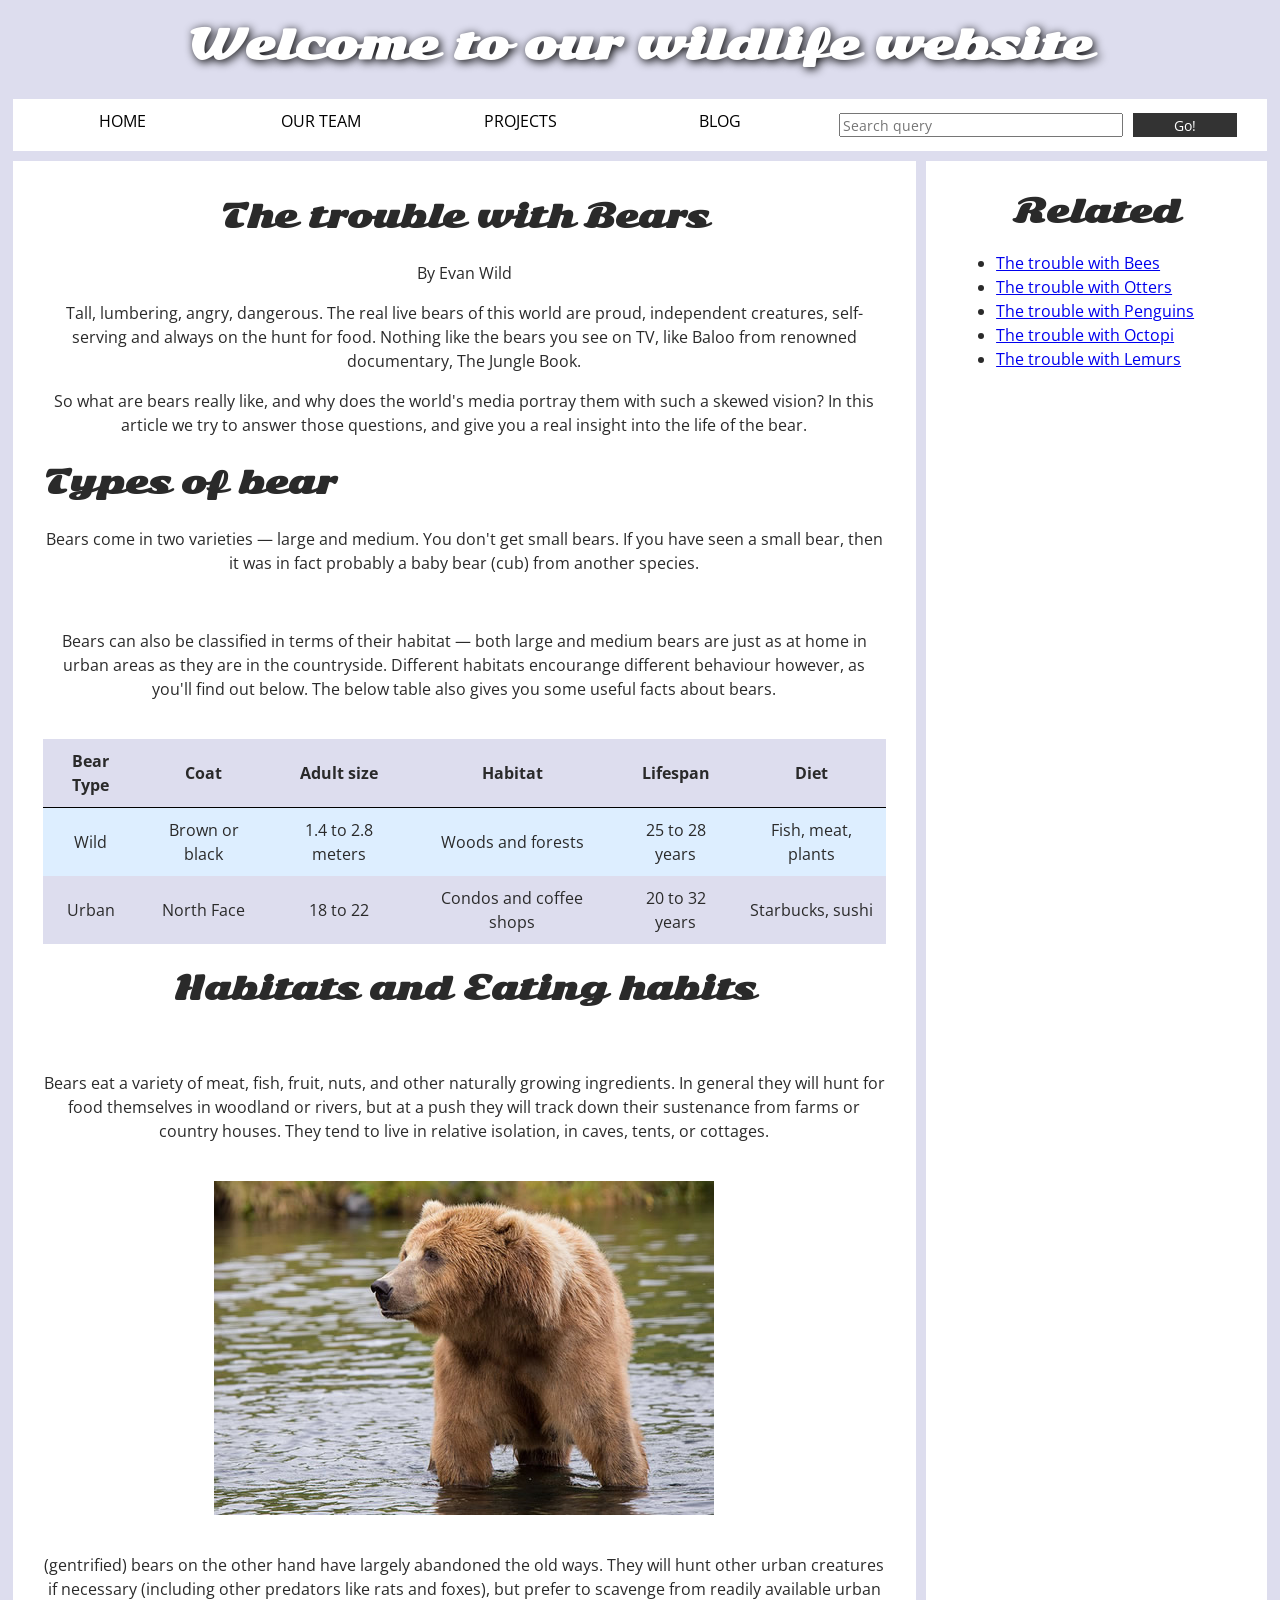
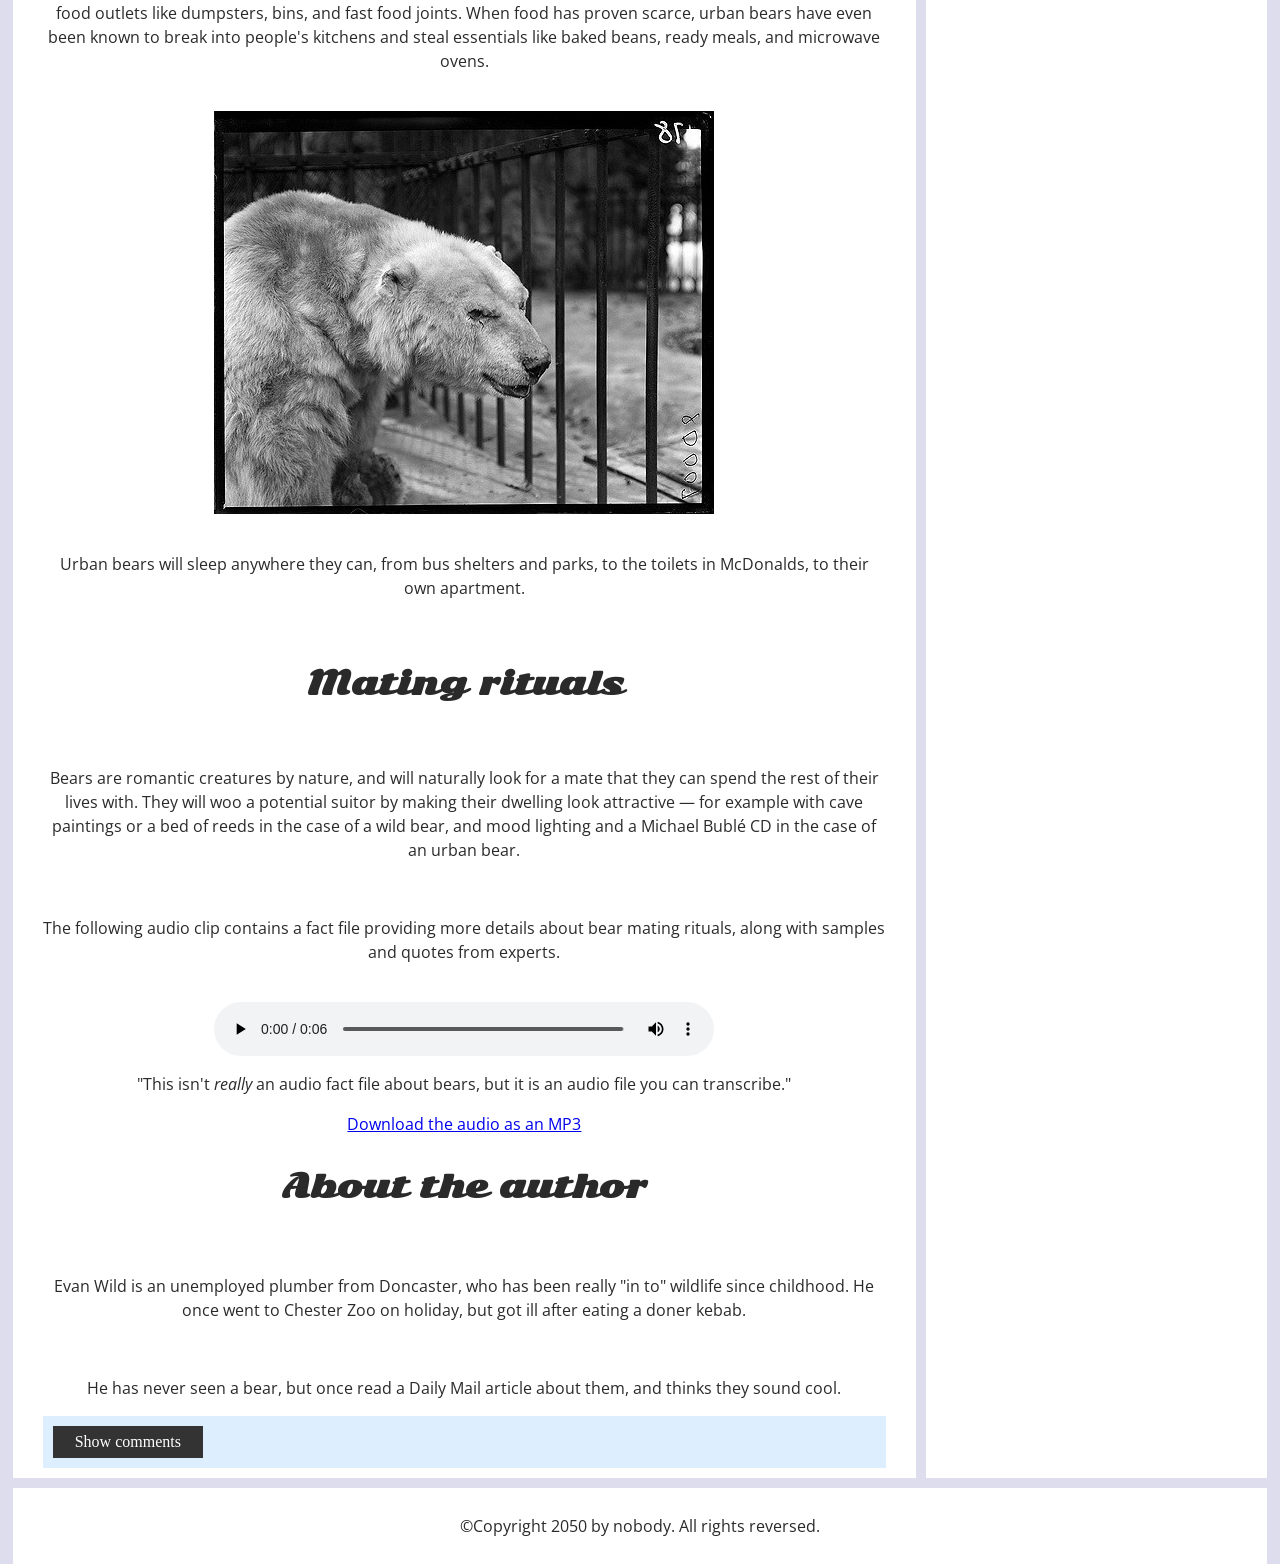
<file: ica/IAC_5/index.html>
<!DOCTYPE html>
<html>
  <head>
    <meta charset="utf-8">

    <title>Accessibility assessment</title>
    <link href="https://fonts.googleapis.com/css?family=Open+Sans+Condensed:300|Sonsie+One" rel="stylesheet" type="text/css">
    <link rel="stylesheet" href="style.css">

    <!-- the below three lines are a fix to get HTML5 semantic elements working in old versions of Internet Explorer-->
    <!--[if lt IE 9]>
      <script src="http://html5shiv.googlecode.com/svn/trunk/html5.js"></script>
    <![endif]-->
  </head>

  <body>
    <header>
      <h1>Welcome to our wildlife website</h1>
    </header>

    <nav>
      <ul>
        <li><a href="#">Home</a></li>
        <li><a href="#">Our team</a></li>
        <li><a href="#">Projects</a></li>
        <li><a href="#">Blog</a></li>
      </ul>

      <form class="search">
        <label class="visually-hidden" for="site-search">Search this site</label>
        <input type="search" name="q" id="site-search" placeholder="Search query">
        <input type="submit" value="Go!">
      </form>
    </nav>

    <main>
      <article>
        <h1>The trouble with Bears</h1>
        <p>By Evan Wild</p>
        <p>Tall, lumbering, angry, dangerous. The real live bears of this world are proud, independent creatures, self-serving and always on the hunt for food. Nothing like the bears you see on TV, like Baloo from renowned documentary, The Jungle Book.</p>
        <p>So what are bears really like, and why does the world's media portray them with such a skewed vision? In this article we try to answer those questions, and give you a real insight into the life of the bear.</p>
        <h2>Types of bear</h2>
        <p>Bears come in two varieties — large and medium. You don't get small bears. If you have seen a small bear, then it was in fact probably a baby bear (cub) from another species.</p>
        <br><br>
        <p>Bears can also be classified in terms of their habitat — both large and medium bears are just as at home in urban areas as they are in the countryside. Different habitats encourange different behaviour however, as you'll find out below. The below table also gives you some useful facts about bears.</p>
        <br><br>
        <table>
          <thead>
            <tr>
              <th scope="col">Bear Type</th>
              <th scope="col">Coat</th>
              <th scope="col">Adult size</th>
              <th scope="col">Habitat</th>
              <th scope="col">Lifespan</th>
              <th scope="col">Diet</th>
            </tr>
          </thead>
          <tbody>
            <tr>
              <td>Wild</td>
              <td>Brown or black</td>
              <td>1.4 to 2.8 meters</td>
              <td>Woods and forests</td>
              <td>25 to 28 years</td>
              <td>Fish, meat, plants</td>
            </tr>
            <tr>
              <td>Urban</td>
              <td>North Face</td>
              <td>18 to 22</td>
              <td>Condos and coffee shops</td>
              <td>20 to 32 years</td>
              <td>Starbucks, sushi</td>
            </tr>
          </tbody>
        </table>

        <h1>Habitats and Eating habits</h1>
        <br><br>
        <p>Bears eat a variety of meat, fish, fruit, nuts, and other naturally growing ingredients. In general they will hunt for food themselves in woodland or rivers, but at a push they will track down their sustenance from farms or country houses. They tend to live in relative isolation, in caves, tents, or cottages.</p>
        <br><br>
        <img src="media/wild-bear.jpg" alt="A brown bear standing in a lake">
        <br><br>
        <p> (gentrified) bears on the other hand have largely abandoned the old ways. They will hunt other urban creatures if necessary (including other predators like rats and foxes), but prefer to scavenge from readily available urban food outlets like dumpsters, bins, and fast food joints. When food has proven scarce, urban bears have even been known to break into people's kitchens and steal essentials like baked beans, ready meals, and microwave ovens.</p>
        <br><br>
        <img src="media/urban-bear.jpg" alt="a black and white picture of a bear in an urban environment">
        <br><br>
        <p>Urban bears will sleep anywhere they can, from bus shelters and parks, to the toilets in McDonalds, to their own apartment.</p>
        <br><br>
        <h1>Mating rituals</h1>
        <br><br>
        <p>Bears are romantic creatures by nature, and will naturally look for a mate that they can spend the rest of their lives with. They will woo a potential suitor by making their dwelling look attractive — for example with cave paintings or a bed of reeds in the case of a wild bear, and mood lighting and a Michael Bublé CD in the case of an urban bear.</p>
        <br><br>
        <p>The following audio clip contains a fact file providing more details about bear mating rituals, along with samples and quotes from experts.</p>
        <br><br>
        <audio controls>
          <source src="media/bear.mp3" type="audio/mp3">
          <source src="media/bear.ogg" type="audio/ogg">
          <p>Your browser does not support HTML audio. <a href="media/bear.mp3">Download the MP3 audio file</a> or <a href="media/bear.ogg">download the OGG audio file</a>.</p>
        </audio>

        <section class="audio-transcript" aria-labelledby="audio-alternative-transcript">
          <p>"This isn't <em>really</em>  an audio fact file about bears, but it is an audio file you can transcribe."</p>
          <p><a href="media/bear.mp3" download>Download the audio as an MP3</a></p>
        </section>

        <aside>

          <h1>About the author</h1>
        <br><br>
          <p>Evan Wild is an unemployed plumber from Doncaster, who has been really "in to" wildlife since childhood. He once went to Chester Zoo on holiday, but got ill after eating a doner kebab.</p>
        <br><br>
          <p>He has never seen a bear, but once read a Daily Mail article about them, and thinks they sound cool.</p>

        </aside>
        <section class="comments">
          <div class="show-hide">Show comments</div>

          <div class="comment-wrapper">

            <h2>Add comment</h2>

            <form class="comment-form">
              <div class="flex-pair">
                <label for="name">Your name:</label>
                <input type="text" name="name" id="name" placeholder="Enter your name">
              </div>
              <div class="flex-pair">
                <label for="comment">Your comment:</label>
                <input type="text" name="comment" id="comment" placeholder="Enter your comment">
              </div>
              <div>
                <input type="submit" value="Submit comment">
              </div>
            </form>

            <h2>Comments</h2>

            <ul class="comment-container">

              <li>

                <p>Bob Fossil</p>

                <p>Oh I am so glad you taught me all about the big brown angry guys in the woods. With their sniffing little noses and their bad attitudes, they can sure be a menace — I was thinking of putting them all in a truck and driving them outta here. I run a zoo, you know.</p>

              </li>

            </ul>

          </div>
        </section>
      </article>

      <div class="secondary">
        <h1>Related</h1>

        <ul>
          <li><a href="#">The trouble with Bees</a></li>
          <li><a href="#">The trouble with Otters</a></li>
          <li><a href="#">The trouble with Penguins</a></li>
          <li><a href="#">The trouble with Octopi</a></li>
          <li><a href="#">The trouble with Lemurs</a></li>
        </ul>
      </div>
    </main>

    <footer>
      <p>©Copyright 2050 by nobody. All rights reversed.</p>
    </footer>

    <script src="main.js"></script>

  </body>
</html>
</file>
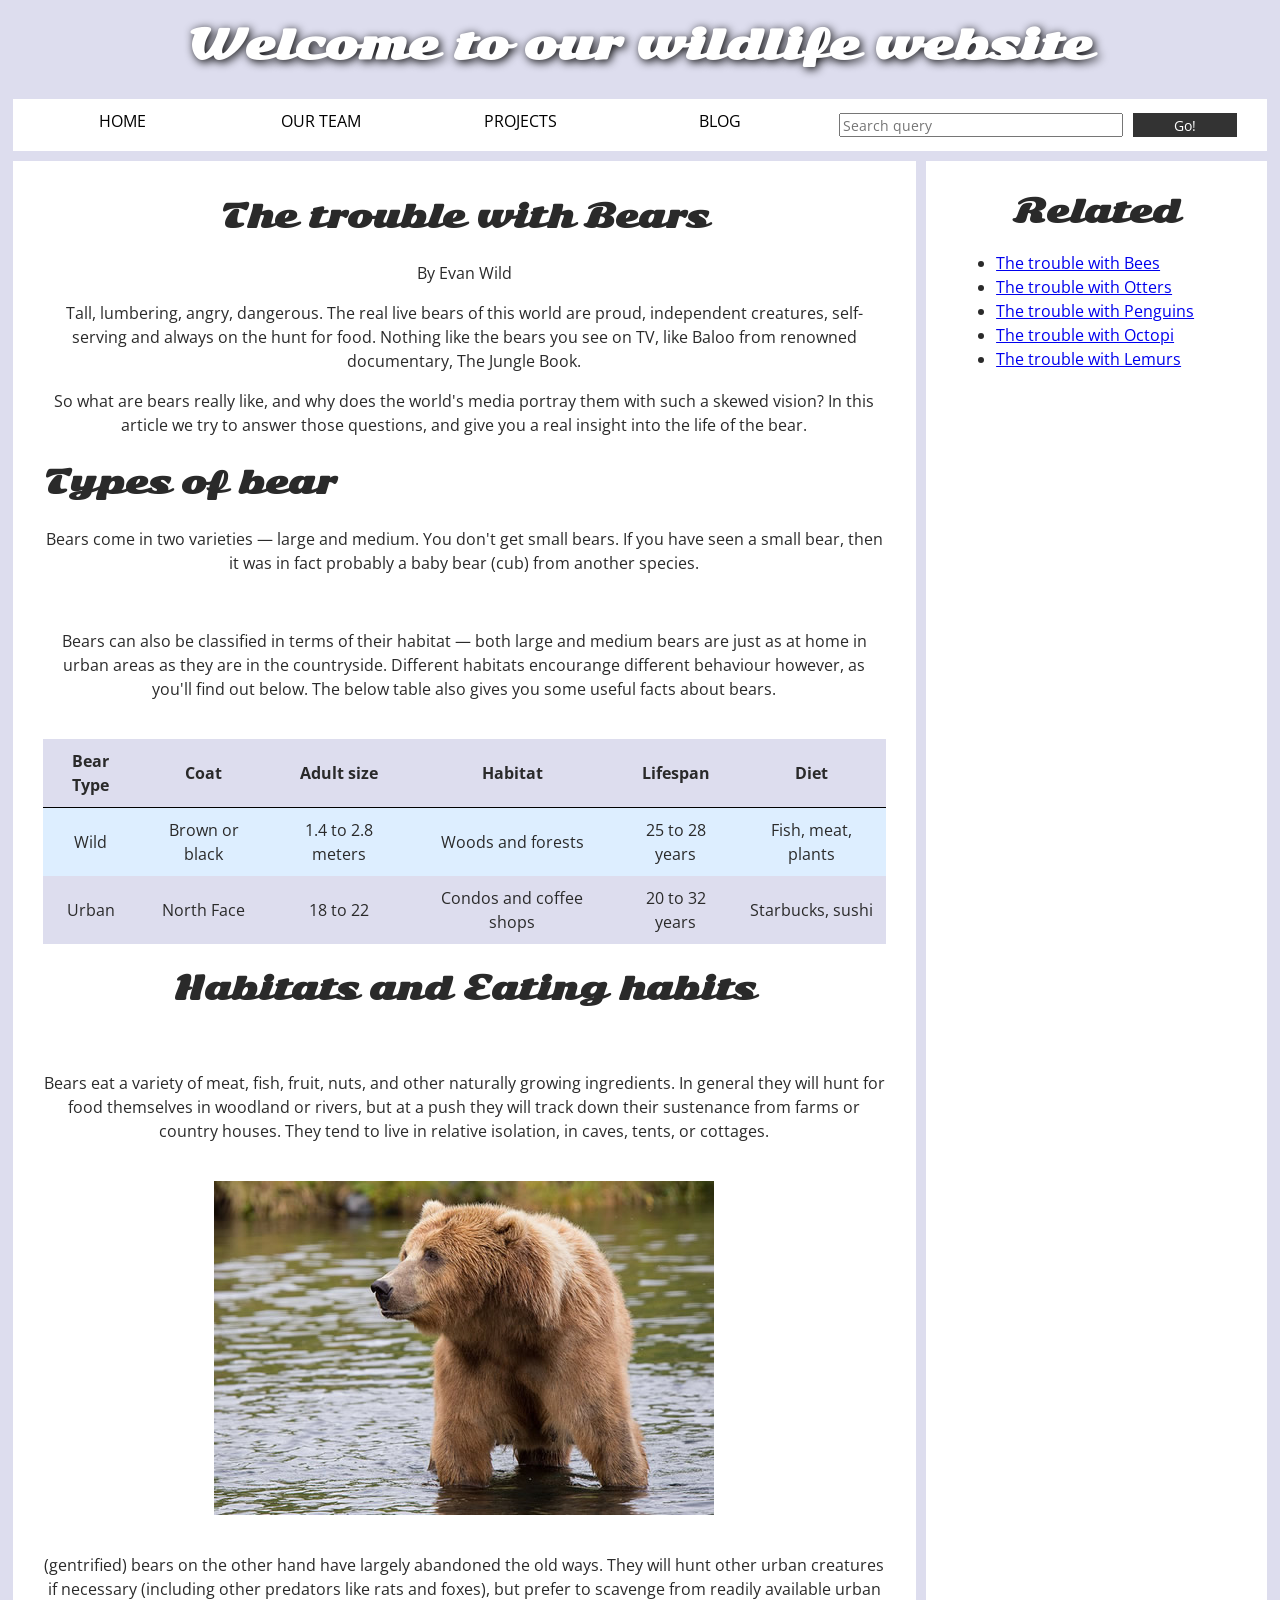
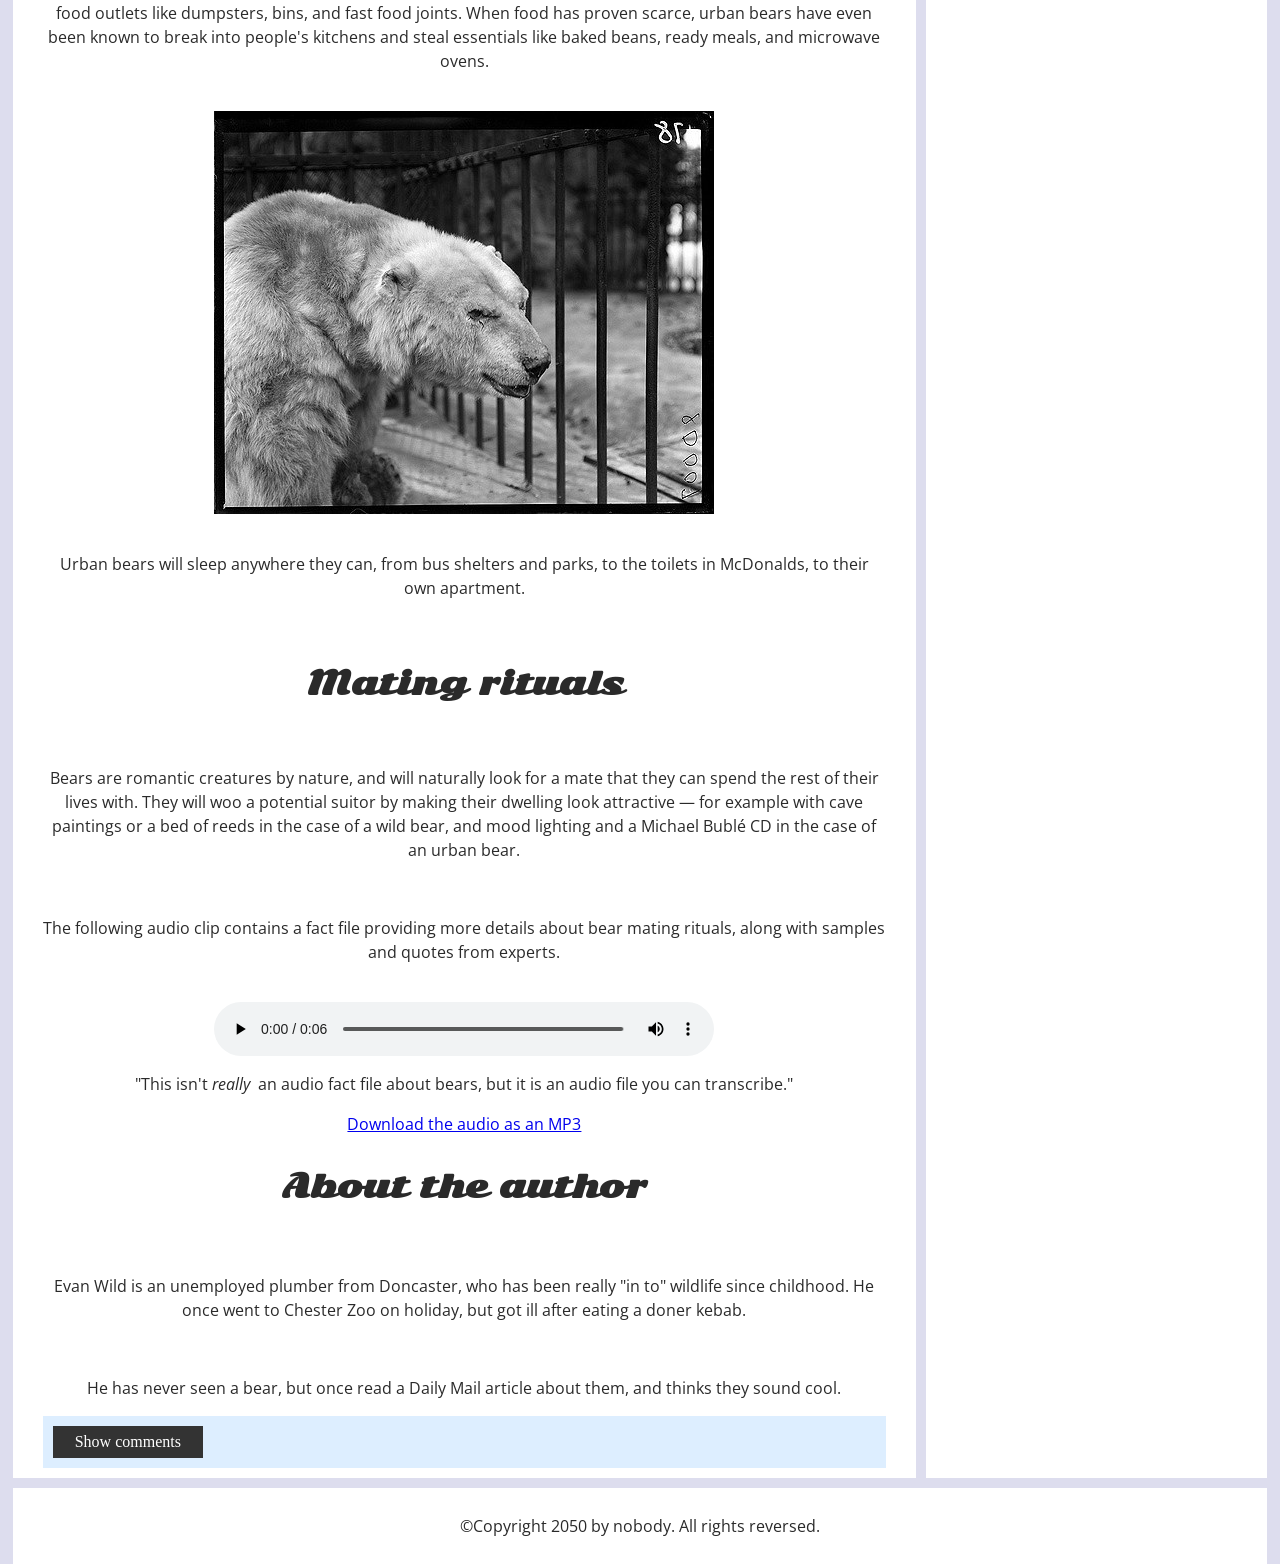
<file: ica/IAC_5/ica5.html>
<!DOCTYPE html>
<html>
  <head>
    <meta charset="utf-8">

    <title>Accessibility assessment</title>
    <link href="https://fonts.googleapis.com/css?family=Open+Sans+Condensed:300|Sonsie+One" rel="stylesheet" type="text/css">
    <link rel="stylesheet" href="style.css">

    <!-- the below three lines are a fix to get HTML5 semantic elements working in old versions of Internet Explorer-->
    <!--[if lt IE 9]>
      <script src="http://html5shiv.googlecode.com/svn/trunk/html5.js"></script>
    <![endif]-->
  </head>

  <body>
    <header>
      <h1>Welcome to our wildlife website</h1>
    </header>

    <nav>
      <ul>
        <li><a href="#">Home</a></li>
        <li><a href="#">Our team</a></li>
        <li><a href="#">Projects</a></li>
        <li><a href="#">Blog</a></li>
      </ul>

      <form class="search">
        <label class="visually-hidden" for="site-search">Search this site</label>
        <input type="search" name="q" id="site-search" placeholder="Search query">
        <input type="submit" value="Go!">
      </form>
    </nav>

    <main>
      <article>
        <h1>The trouble with Bears</h1>
        <p>By Evan Wild</p>
        <p>Tall, lumbering, angry, dangerous. The real live bears of this world are proud, independent creatures, self-serving and always on the hunt for food. Nothing like the bears you see on TV, like Baloo from renowned documentary, The Jungle Book.</p>
        <p>So what are bears really like, and why does the world's media portray them with such a skewed vision? In this article we try to answer those questions, and give you a real insight into the life of the bear.</p>
        <h2>Types of bear</h2>
        <p>Bears come in two varieties — large and medium. You don't get small bears. If you have seen a small bear, then it was in fact probably a baby bear (cub) from another species.</p>
        <br><br>
        <p>Bears can also be classified in terms of their habitat — both large and medium bears are just as at home in urban areas as they are in the countryside. Different habitats encourange different behaviour however, as you'll find out below. The below table also gives you some useful facts about bears.</p>
        <br><br>
        <table>
          <thead>
            <tr>
              <th scope="col">Bear Type</th>
              <th scope="col">Coat</th>
              <th scope="col">Adult size</th>
              <th scope="col">Habitat</th>
              <th scope="col">Lifespan</th>
              <th scope="col">Diet</th>
            </tr>
          </thead>
          <tbody>
            <tr>
              <td>Wild</td>
              <td>Brown or black</td>
              <td>1.4 to 2.8 meters</td>
              <td>Woods and forests</td>
              <td>25 to 28 years</td>
              <td>Fish, meat, plants</td>
            </tr>
            <tr>
              <td>Urban</td>
              <td>North Face</td>
              <td>18 to 22</td>
              <td>Condos and coffee shops</td>
              <td>20 to 32 years</td>
              <td>Starbucks, sushi</td>
            </tr>
          </tbody>
        </table>

        <h1>Habitats and Eating habits</h1>
        <br><br>
        <p>Bears eat a variety of meat, fish, fruit, nuts, and other naturally growing ingredients. In general they will hunt for food themselves in woodland or rivers, but at a push they will track down their sustenance from farms or country houses. They tend to live in relative isolation, in caves, tents, or cottages.</p>
        <br><br>
        <img src="media/wild-bear.jpg" alt="A brown bear standing in a lake">
        <br><br>
        <p> (gentrified) bears on the other hand have largely abandoned the old ways. They will hunt other urban creatures if necessary (including other predators like rats and foxes), but prefer to scavenge from readily available urban food outlets like dumpsters, bins, and fast food joints. When food has proven scarce, urban bears have even been known to break into people's kitchens and steal essentials like baked beans, ready meals, and microwave ovens.</p>
        <br><br>
        <img src="media/urban-bear.jpg" alt="a black and white picture of a bear in an urban environment">
        <br><br>
        <p>Urban bears will sleep anywhere they can, from bus shelters and parks, to the toilets in McDonalds, to their own apartment.</p>
        <br><br>
        <h1>Mating rituals</h1>
        <br><br>
        <p>Bears are romantic creatures by nature, and will naturally look for a mate that they can spend the rest of their lives with. They will woo a potential suitor by making their dwelling look attractive — for example with cave paintings or a bed of reeds in the case of a wild bear, and mood lighting and a Michael Bublé CD in the case of an urban bear.</p>
        <br><br>
        <p>The following audio clip contains a fact file providing more details about bear mating rituals, along with samples and quotes from experts.</p>
        <br><br>
        <audio controls>
          <source src="media/bear.mp3" type="audio/mp3">
          <source src="media/bear.ogg" type="audio/ogg">
          <p>Your browser does not support HTML audio. <a href="media/bear.mp3">Download the MP3 audio file</a> or <a href="media/bear.ogg">download the OGG audio file</a>.</p>
        </audio>

        <section class="audio-transcript" aria-labelledby="audio-alternative-transcript">
          <p>"This isn't <em>really</em>&nbsp; an audio fact file about bears, but it is an audio file you can transcribe."</p>
          <p><a href="media/bear.mp3" download>Download the audio as an MP3</a></p>
        </section>

        <aside>

          <h1>About the author</h1>
        <br><br>
          <p>Evan Wild is an unemployed plumber from Doncaster, who has been really "in to" wildlife since childhood. He once went to Chester Zoo on holiday, but got ill after eating a doner kebab.</p>
        <br><br>
          <p>He has never seen a bear, but once read a Daily Mail article about them, and thinks they sound cool.</p>

        </aside>
        <section class="comments">
          <div class="show-hide">Show comments</div>

          <div class="comment-wrapper">

            <h2>Add comment</h2>

            <form class="comment-form">
              <div class="flex-pair">
                <label for="name">Your name:</label>
                <input type="text" name="name" id="name" placeholder="Enter your name">
              </div>
              <div class="flex-pair">
                <label for="comment">Your comment:</label>
                <input type="text" name="comment" id="comment" placeholder="Enter your comment">
              </div>
              <div>
                <input type="submit" value="Submit comment">
              </div>
            </form>

            <h2>Comments</h2>

            <ul class="comment-container">

              <li>

                <p>Bob Fossil</p>

                <p>Oh I am so glad you taught me all about the big brown angry guys in the woods. With their sniffing little noses and their bad attitudes, they can sure be a menace — I was thinking of putting them all in a truck and driving them outta here. I run a zoo, you know.</p>

              </li>

            </ul>

          </div>
        </section>
      </article>

      <div class="secondary">
        <h1>Related</h1>

        <ul>
          <li><a href="#">The trouble with Bees</a></li>
          <li><a href="#">The trouble with Otters</a></li>
          <li><a href="#">The trouble with Penguins</a></li>
          <li><a href="#">The trouble with Octopi</a></li>
          <li><a href="#">The trouble with Lemurs</a></li>
        </ul>
      </div>
    </main>

    <footer>
      <p>©Copyright 2050 by nobody. All rights reversed.</p>
    </footer>

    <script src="main.js"></script>

  </body>
</html>
</file>
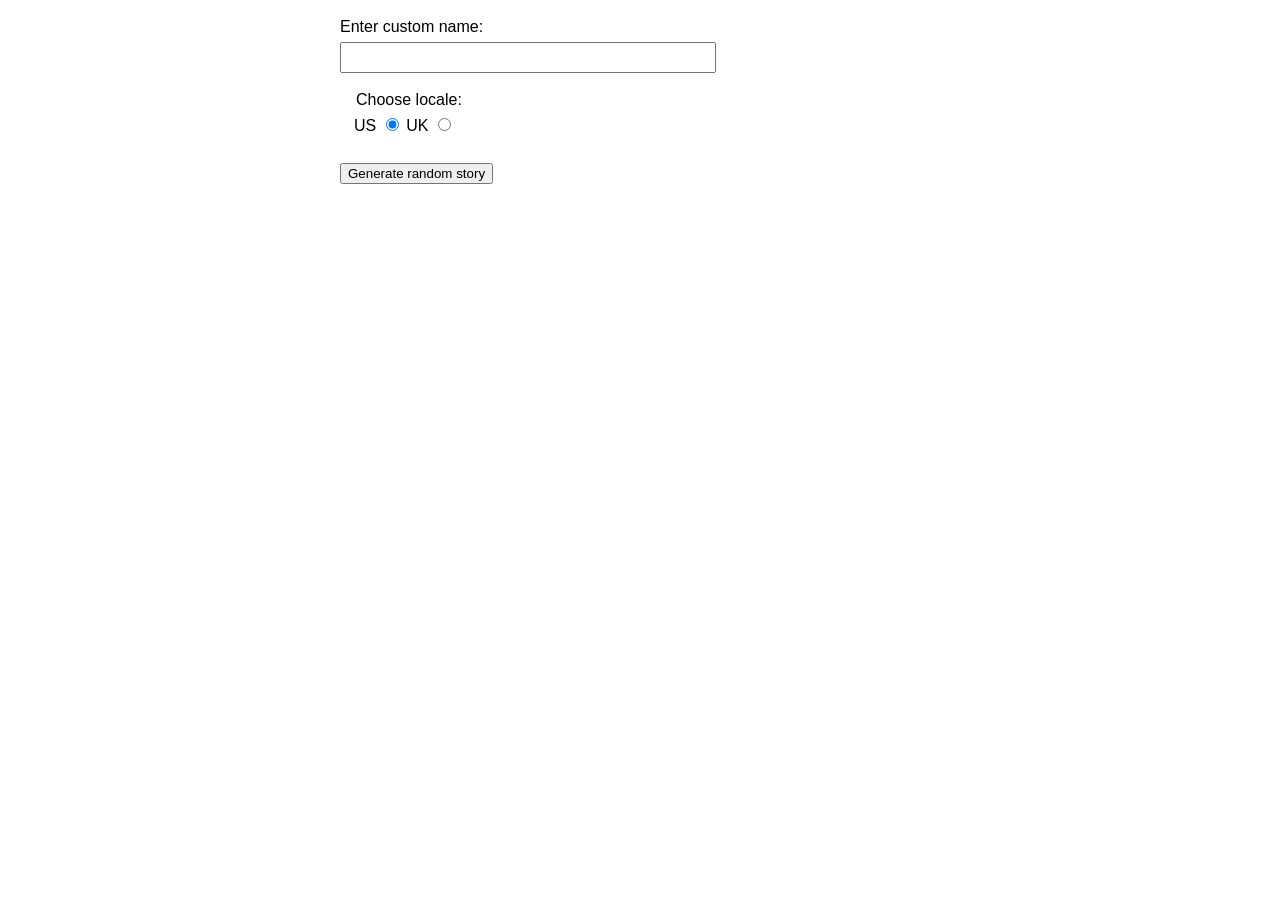
<file: ica/ICA_11/ica11.html>
<!DOCTYPE html>
<html lang="en">
<head>
    <meta charset="UTF-8">
    <meta name="viewport" content="width=device-width, initial-scale=1.0">
    <title>ICA 11</title>
    <link rel="stylesheet" href="ica11.css">
    <script src="ica11.js" defer></script>
</head>
<body>
    <div>
  <label for="custom-name">Enter custom name:</label>
  <input id="custom-name" type="text" placeholder="" />
</div>
<fieldset>
  <legend>Choose locale:</legend>
  <label for="us">US</label>
  <input id="us" type="radio" name="uk-us" value="us" checked />
  <label for="uk">UK</label>
  <input id="uk" type="radio" name="uk-us" value="uk" />
</fieldset>
<div>
  <button class="generate">Generate random story</button>
</div>
<!-- Thanks a lot to Willy Aguirre for his help with the code for this assessment -->
<p class="story"></p>

</body>
</html>
</file>
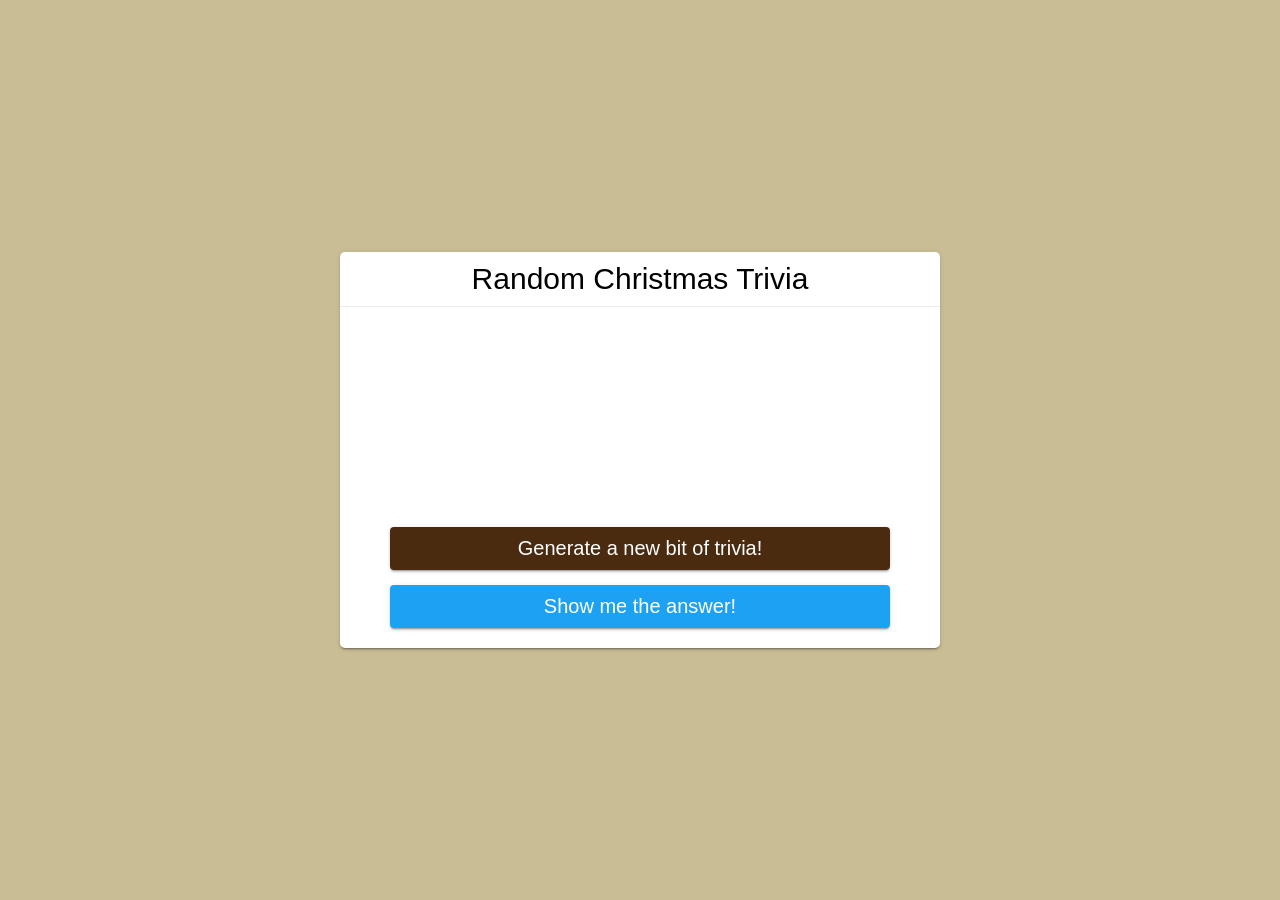
<file: ica/ICA_12/ica12.html>
<!DOCTYPE html>
<html lang="en">
<head>
    <meta charset="UTF-8">
    <meta http-equiv="X-UA-Compatible" content="IE=edge">
    <meta name="viewport" content="width=device-width, initial-scale=1.0">
    <title>Ica 12</title>
    <link rel="stylesheet" href="ica12.css">
</head>
<body>
    <div class="app">
        <header>Random Christmas Trivia</header>
        <section class="quotes">
          <div class="quote-text" id="js-quote-text"></div>
          <div class="quote-text" id="js-answer-text"></div>
        </section>
        <section class="controls" >
          <button type="button" id="js-new-quote" class="new-quote button">
            Generate a new bit of trivia!
          </button>
          <button type="button" id="js-tweet" class="twitter button">
            Show me the answer!
          </button>
        </section>
      </div>
      <script src="ica12.js"></script>
</body>
</html>
</file>
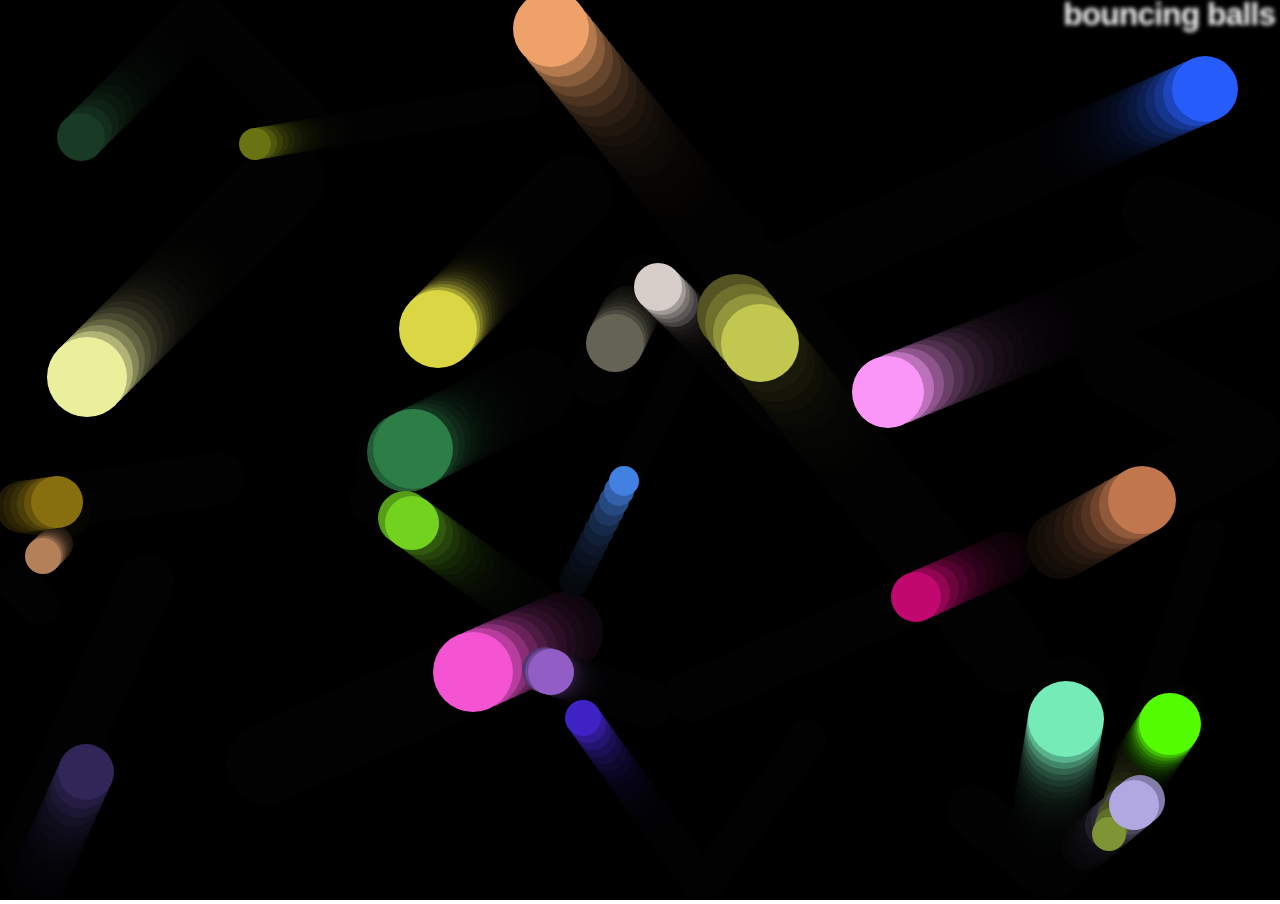
<file: ica/ICA_13/ica13.html>
<!DOCTYPE html>
<html lang="en-US">
  <head>
    <meta charset="utf-8">
    <meta name="viewport" content="width=device-width">
    <title>Bouncing balls</title>
    <link rel="stylesheet" href="ica13.css">
  </head>

  <body>
    <h1>bouncing balls</h1>
    <canvas></canvas>

    <script src="ica13.js"></script>
  </body>
</html>
</file>
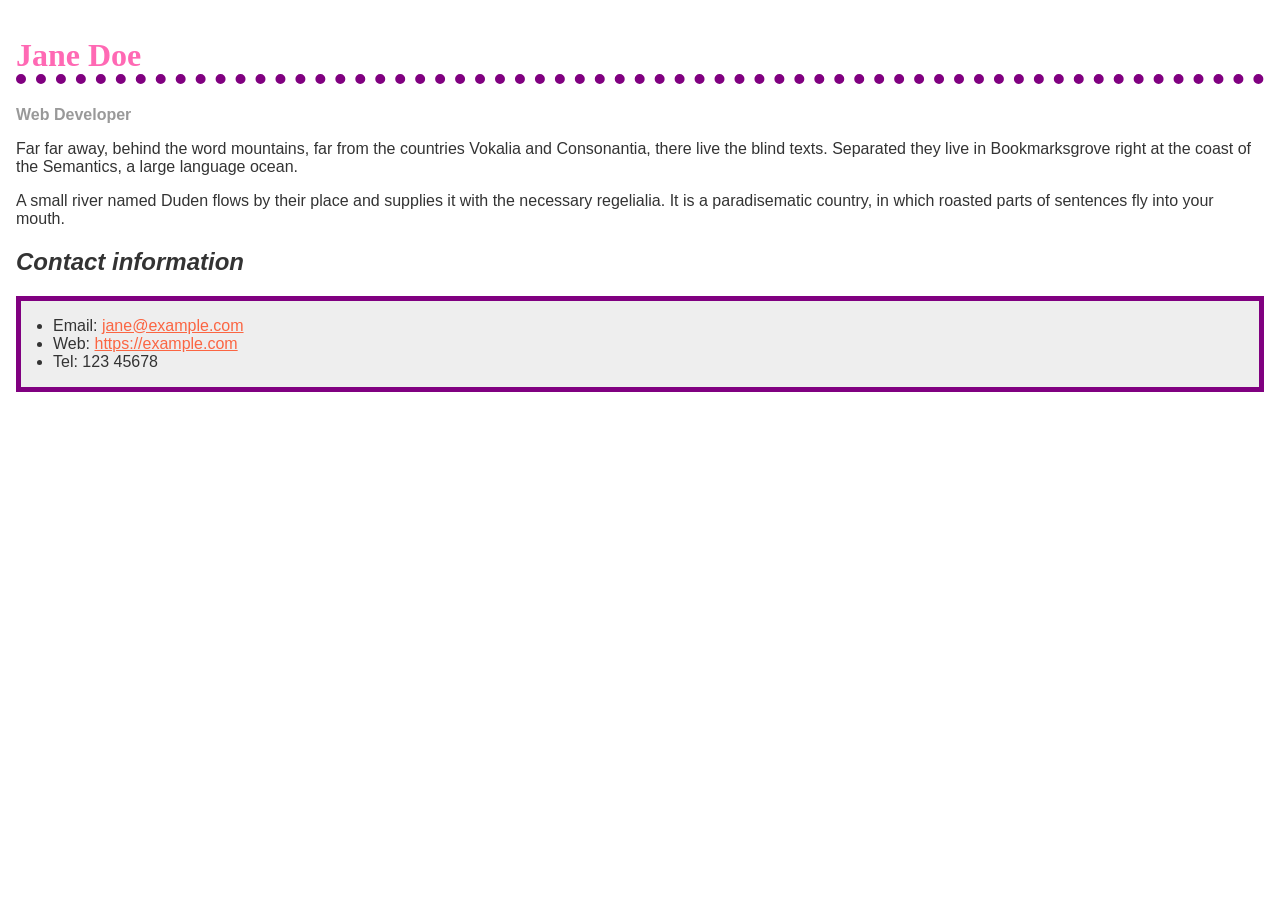
<file: ica/ICA_6/biog-download (1).html>
<!doctype html>
<html lang="en">
  <head>
    <meta charset="utf-8" />
    <meta name="viewport" content="width=device-width" />
    <title>Formatting a biography</title>
    <link rel="stylesheet" href="cssica.css" />
  </head>

  <body>
    <h1>Jane Doe</h1>
    <div class="job-title">Web Developer</div>
    <p>
      Far far away, behind the word mountains, far from the countries Vokalia
      and Consonantia, there live the blind texts. Separated they live in
      Bookmarksgrove right at the coast of the Semantics, a large language
      ocean.
    </p>

    <p>
      A small river named Duden flows by their place and supplies it with the
      necessary regelialia. It is a paradisematic country, in which roasted
      parts of sentences fly into your mouth.
    </p>

    <h2>Contact information</h2>
    <ul>
      <li>
        Email:
        <a href="mailto:jane@example.com">jane@example.com</a>
      </li>
      <li>
        Web:
        <a href="https://example.com">https://example.com</a>
      </li>
      <li>Tel: 123 45678</li>
    </ul>
  </body>
</html>
</file>
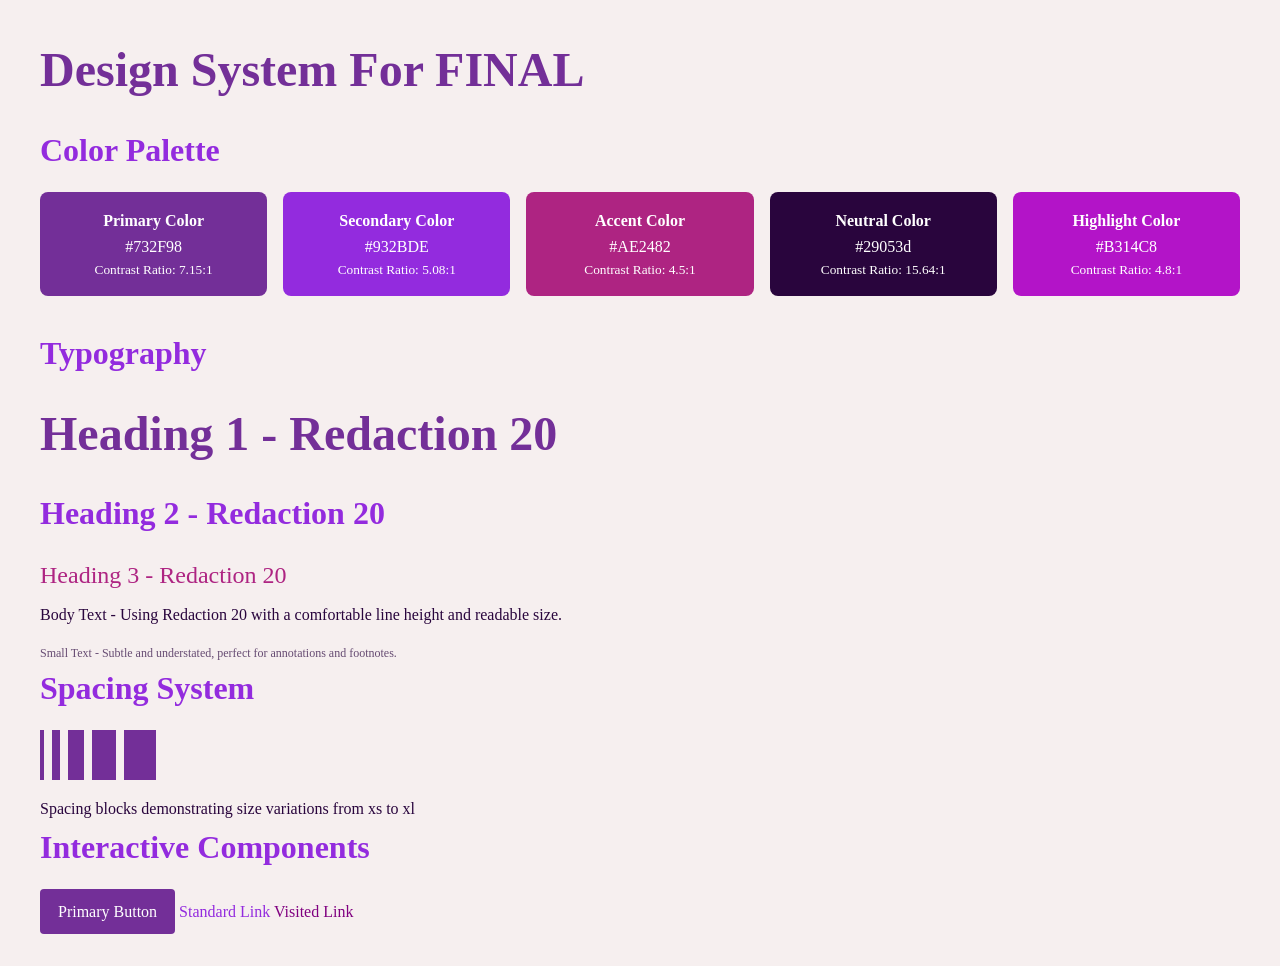
<file: wa/wa14/wa14.html>
<!DOCTYPE html>
<html lang="en">
<head>
    <meta charset="UTF-8">
    <meta name="viewport" content="width=device-width, initial-scale=1.0">
    <title>Design System For FINAL</title>
    <link rel="preconnect" href="https://fonts.googleapis.com">
    <link rel="preconnect" href="https://fonts.gstatic.com" crossorigin>
    <link href="https://fonts.googleapis.com/css2?family=Redaction+20:ital,wght@0,400;0,700;1,400&family=Sansation:ital,wght@0,300;0,400;0,700;1,300;1,400;1,700&display=swap" rel="stylesheet">
    <link href="https://fonts.googleapis.com/css2?family=Jersey+10&display=swap" rel="stylesheet">

    <style>
        /* CSS Reset and Base Styles */
        :root {
            /* Color Palette - 5 Core Colors */
            --color-primary: #732F98;     /* Text Color */
            --color-secondary: #932BDE;   /* H2 Color */
            --color-accent: #AE2482;      /* Passionate Red - Highlight / Warning Color */
            --color-neutral: #29053d;     /* Deep Slate Gray - Neutral Text and Background */
            --color-highlight: #B314C8;   /* Bright Yellow - Accent / Attention Color */
            
            /* Derived Colors for Flexibility */
            --color-background: #F6EFEF;
            --color-text-dark: var(--color-neutral);
            --color-text-light: white;

            /* Typography */
            --font-primary: 'Redaction 20', serif;
            --font-secondary: 'Jersey 10', sans-serif;

            /* Spacing System */
            --spacing-xs: 0.25rem;
            --spacing-sm: 0.5rem;
            --spacing-md: 1rem;
            --spacing-lg: 1.5rem;
            --spacing-xl: 2rem;

            /* Border Radius */
            --radius-sm: 4px;
            --radius-md: 8px;
            --radius-lg: 12px;
        }

        * {
            margin: 0;
            padding: 0;
            box-sizing: border-box;
        }

        body {
            font-family: var(--font-primary);
            line-height: 1.6;
            background-color: var(--color-background);
            color: var(--color-text-dark);
            padding: var(--spacing-xl);
        }

        .container {
            max-width: 1200px;
            margin: 0 auto;
        }

        /* Typography Styles */
        h1 {
            font-size: 3rem;
            font-weight: 700;
            margin-bottom: var(--spacing-md);
            color: var(--color-primary);
        }

        h2 {
            font-size: 2rem;
            font-weight: 600;
            margin-bottom: var(--spacing-md);
            color: var(--color-secondary);
        }

        h3 {
            font-size: 1.5rem;
            font-weight: 500;
            margin-bottom: var(--spacing-sm);
            color: var(--color-accent);
        }

        .body-text {
            font-size: 1rem;
            margin-bottom: var(--spacing-md);
        }

        .small-text {
            font-size: 0.75rem;
            color: color-mix(in srgb, var(--color-text-dark) 70%, transparent);
        }

        /* Color Palette Section */
        .color-palette {
            display: grid;
            grid-template-columns: repeat(auto-fit, minmax(200px, 1fr));
            gap: var(--spacing-md);
            margin-bottom: var(--spacing-xl);
        }

        .color-swatch {
            padding: var(--spacing-md);
            border-radius: var(--radius-md);
            display: flex;
            flex-direction: column;
            align-items: center;
            justify-content: center;
            text-align: center;
        }

        /* Component Styles */
        .button {
            display: inline-block;
            padding: var(--spacing-sm) var(--spacing-md);
            background-color: var(--color-primary);
            color: var(--color-text-light);
            text-decoration: none;
            border-radius: var(--radius-sm);
            transition: background-color 0.3s ease, transform 0.2s;
            border: 2px solid transparent;
        }

        .button:hover {
            background-color: color-mix(in srgb, var(--color-primary) 80%, black);
            border-color: var(--color-secondary);
            transform: scale(1.05);
        }

        .button:active {
            transform: scale(0.95);
            background-color: var(--color-secondary);
        }

        .link {
            color: var(--color-secondary);
            text-decoration: none;
            transition: color 0.3s ease, text-decoration-color 0.3s;
        }

        .link:hover {
            color: var(--color-accent);
            text-decoration: underline;
            text-decoration-color: var(--color-highlight);
        }

        .link:visited {
            color: var(--color-neutral);
        }

        /* Spacing Demonstration */
        .spacing-demo {
            display: flex;
            align-items: center;
            gap: var(--spacing-sm);
            margin-bottom: var(--spacing-md);
        }

        .spacing-block {
            background-color: var(--color-primary);
            height: 50px;
        }
    </style>
    <link href="https://fonts.googleapis.com/css2?family=Space+Grotesk:wght@400;500;600;700&family=Roboto+Mono:wght@400;500&display=swap" rel="stylesheet">
</head>
<body>
    <div class="container">
        <h1>Design System For FINAL</h1>

        <section>
            <h2>Color Palette</h2>
            <div class="color-palette">
                <div class="color-swatch" style="background-color: var(--color-primary); color: var(--color-text-light);">
                    <strong>Primary Color</strong>
                    <p>#732F98</p>
                    <small>Contrast Ratio: 7.15:1</small>
                </div>
                <div class="color-swatch" style="background-color: var(--color-secondary); color: var(--color-text-light);">
                    <strong>Secondary Color</strong>
                    <p>#932BDE</p>
                    <small>Contrast Ratio: 5.08:1</small>
                </div>
                <div class="color-swatch" style="background-color: var(--color-accent); color: var(--color-text-light);">
                    <strong>Accent Color</strong>
                    <p>#AE2482</p>
                    <small>Contrast Ratio: 4.5:1</small>
                </div>
                <div class="color-swatch" style="background-color: var(--color-neutral); color: var(--color-text-light);">
                    <strong>Neutral Color</strong>
                    <p>#29053d</p>
                    <small>Contrast Ratio: 15.64:1</small>
                </div>
                <div class="color-swatch" style="background-color: var(--color-highlight); color: var(--color-text-light);">
                    <strong>Highlight Color</strong>
                    <p>#B314C8</p>
                    <small>Contrast Ratio: 4.8:1</small>
                </div>
            </div>
        </section>

        <section>
            <h2>Typography</h2>
            <h1>Heading 1 - Redaction 20</h1>
            <h2>Heading 2 - Redaction 20</h2>
            <h3>Heading 3 - Redaction 20</h3>
            <p class="body-text">Body Text - Using Redaction 20 with a comfortable line height and readable size.</p>
            <p class="small-text">Small Text - Subtle and understated, perfect for annotations and footnotes.</p>
        </section>

        <section>
            <h2>Spacing System</h2>
            <div class="spacing-demo">
                <div class="spacing-block" style="width: var(--spacing-xs)"></div>
                <div class="spacing-block" style="width: var(--spacing-sm)"></div>
                <div class="spacing-block" style="width: var(--spacing-md)"></div>
                <div class="spacing-block" style="width: var(--spacing-lg)"></div>
                <div class="spacing-block" style="width: var(--spacing-xl)"></div>
            </div>
            <p>Spacing blocks demonstrating size variations from xs to xl</p>
        </section>

        <section>
            <h2>Interactive Components</h2>
            <a href="#" class="button">Primary Button</a>
            <a href="#" class="link">Standard Link</a>
            <a href="#" class="link" style="color: purple;">Visited Link</a>
        </section>
    </div>
</body>
</html>
</file>
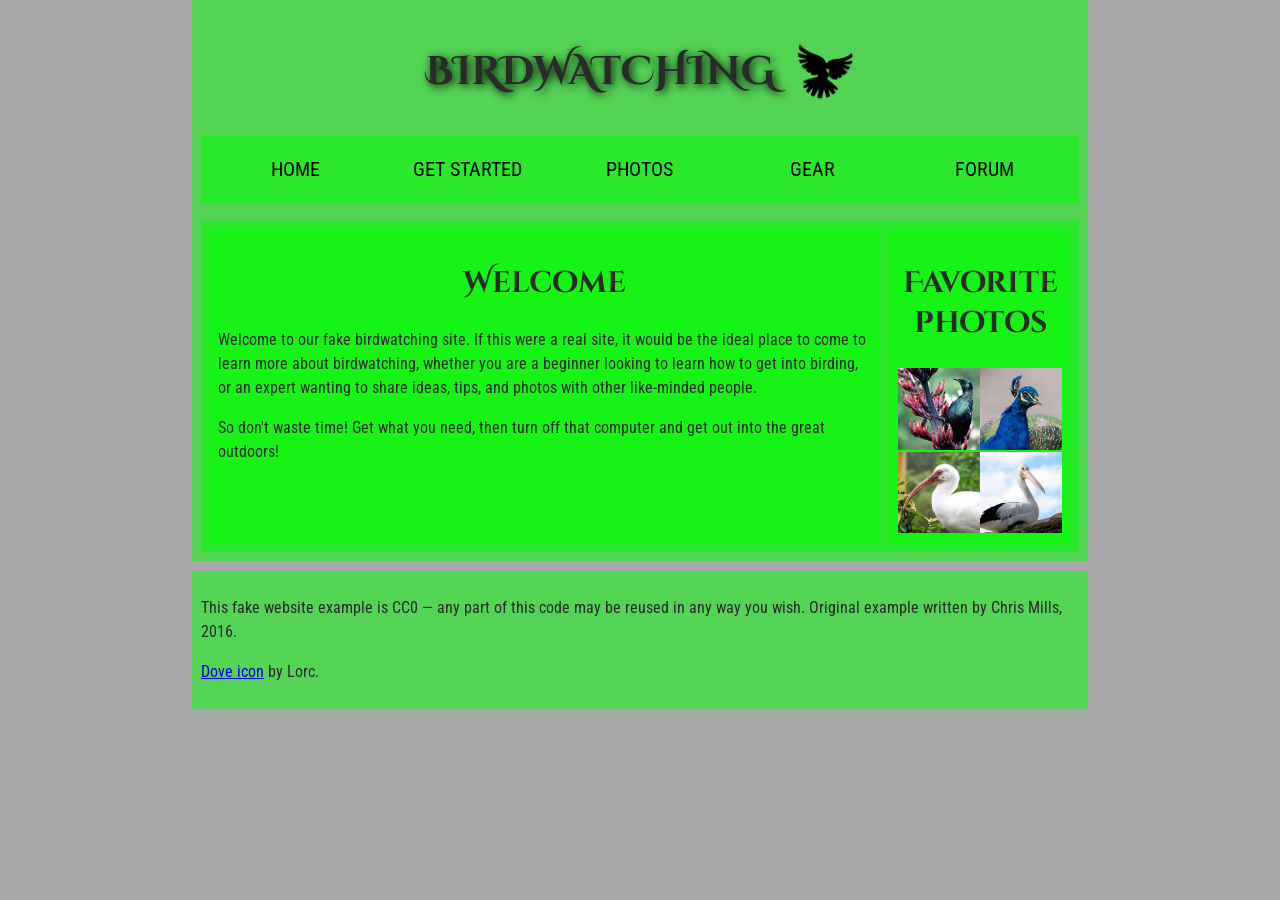
<file: wa/wa4/wa4.HTML>
<!doctype html>
<html lang="en">
  <head>
    <meta charset="utf-8" />
    <title>Birdwatching</title>
    <link
      href="https://fonts.googleapis.com/css?family=Roboto+Condensed:300%7CCinzel+Decorative:700"
      rel="stylesheet" />
      <link rel="stylesheet" href="wa4.CSS">
  </head>

  <body>
    <section>
    <h1>Birdwatching <img src="assets/dove.png" alt="A black dove logo" width="60" height="60"> </h1>
    

    <nav>
      <ul>
        <li><a href="#">Home</a></li>
        <li><a href="#">Get started</a></li>
        <li><a href="#">Photos</a></li>
        <li><a href="#">Gear</a></li>
        <li><a href="#">Forum</a></li>
      </ul>
    </nav>
</section>
    <section>
    <main>
    <article>
    <h2>Welcome</h2>

    <p>
      Welcome to our fake birdwatching site. If this were a real site, it
      would be the ideal place to come to learn more about birdwatching,
      whether you are a beginner looking to learn how to get into birding, or
      an expert wanting to share ideas, tips, and photos with other
      like-minded people.
    </p>

    <p>
      So don't waste time! Get what you need, then turn off that computer and
      get out into the great outdoors!
    </p>
</article>

<aside>
    <h2>Favorite photos</h2>
    <a href="assets/favorite-bird-1.jpg"> <img src="assets/favorite-bird-1_th.jpg" alt="A bird sitting on a branch"></a>
    <a href="assets/favorite-bird-2.jpg"> <img src="assets/favorite-bird-2_th.jpg" alt="A peacock staring in the distance"></a>
    <a href="assets/favorite-bird-3.jpg"> <img src="assets/favorite-bird-3_th.jpg" alt="A white bird with a long beak picking at leaves"> </a>
    <a href="assets/favorite-bird-4.jpg"> <img src="assets/favorite-bird-4_th.jpg" alt="A seagull perched on a rock"> </a>
</aside>

</main>
</section>

<footer>
    <p>
      This fake website example is CC0 — any part of this code may be reused
      in any way you wish. Original example written by Chris Mills, 2016.
    </p>

    <p>
      <a href="http://game-icons.net/lorc/originals/dove.html">Dove icon</a>
      by Lorc.
    </p>
</footer>
</body>
</html>
</file>
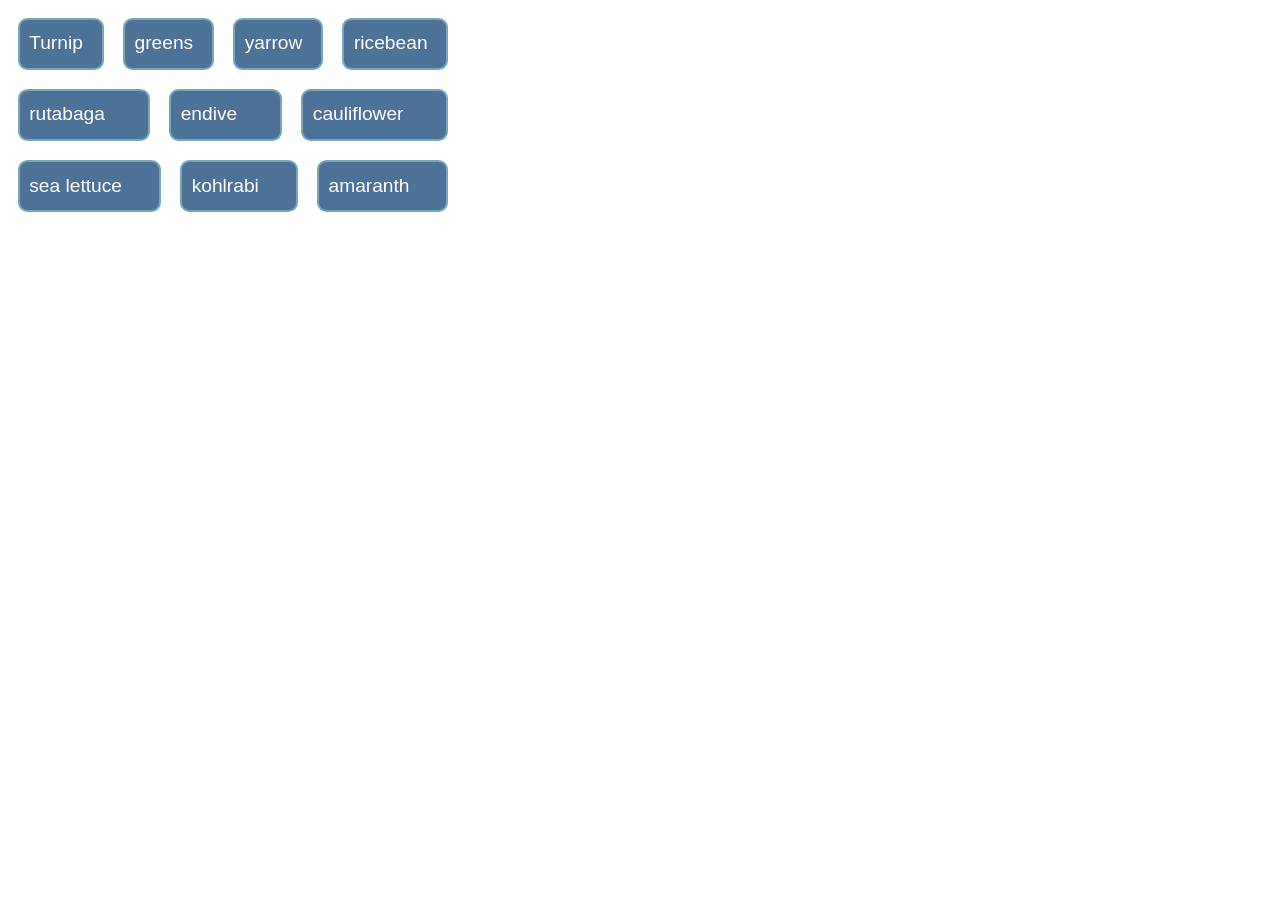
<file: ica/ICA_8/flexbox/Flexbox.html>
<!DOCTYPE html>
<html lang="en">
<head>
    <meta charset="UTF-8">
    <meta name="viewport" content="width=device-width, initial-scale=1.0">
    <title>Flexbox</title>
    <link rel="stylesheet" href="Flexbox.css">
</head>
<body>
<ul>
  <li>Turnip</li>
  <li>greens</li>
  <li>yarrow</li>
  <li>ricebean</li>
  <li>rutabaga</li>
  <li>endive</li>
  <li>cauliflower</li>
  <li>sea lettuce</li>
  <li>kohlrabi</li>
  <li>amaranth</li>
</ul>
</body>
</html>
</file>
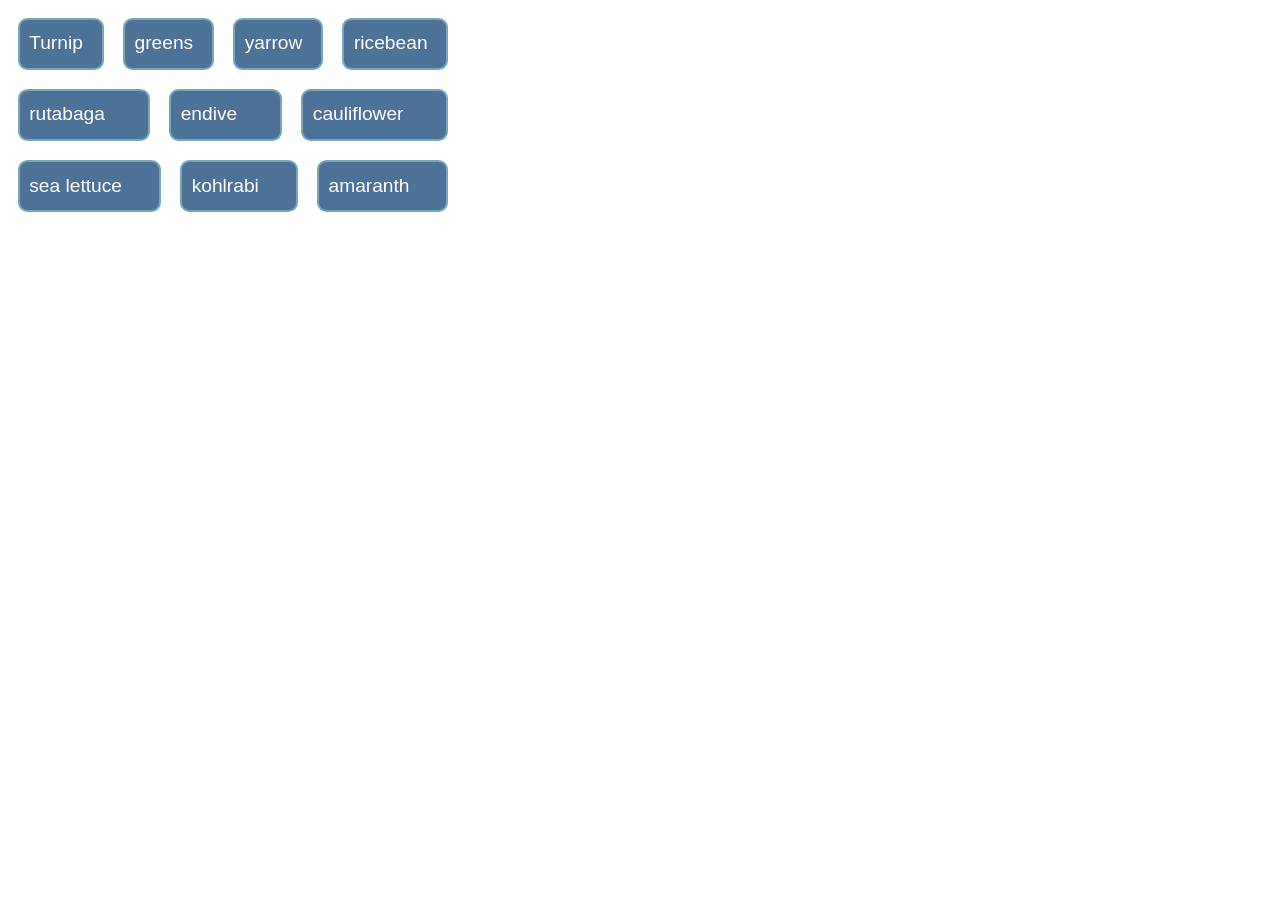
<file: ica/ICA_8/flexbox/flexbox.html>
<!DOCTYPE html>
<html lang="en">
<head>
    <meta charset="UTF-8">
    <meta name="viewport" content="width=device-width, initial-scale=1.0">
    <title>Flexbox</title>
    <link rel="stylesheet" href="flexbox.css">
</head>
<body>
<ul>
  <li>Turnip</li>
  <li>greens</li>
  <li>yarrow</li>
  <li>ricebean</li>
  <li>rutabaga</li>
  <li>endive</li>
  <li>cauliflower</li>
  <li>sea lettuce</li>
  <li>kohlrabi</li>
  <li>amaranth</li>
</ul>
</body>
</html>
</file>
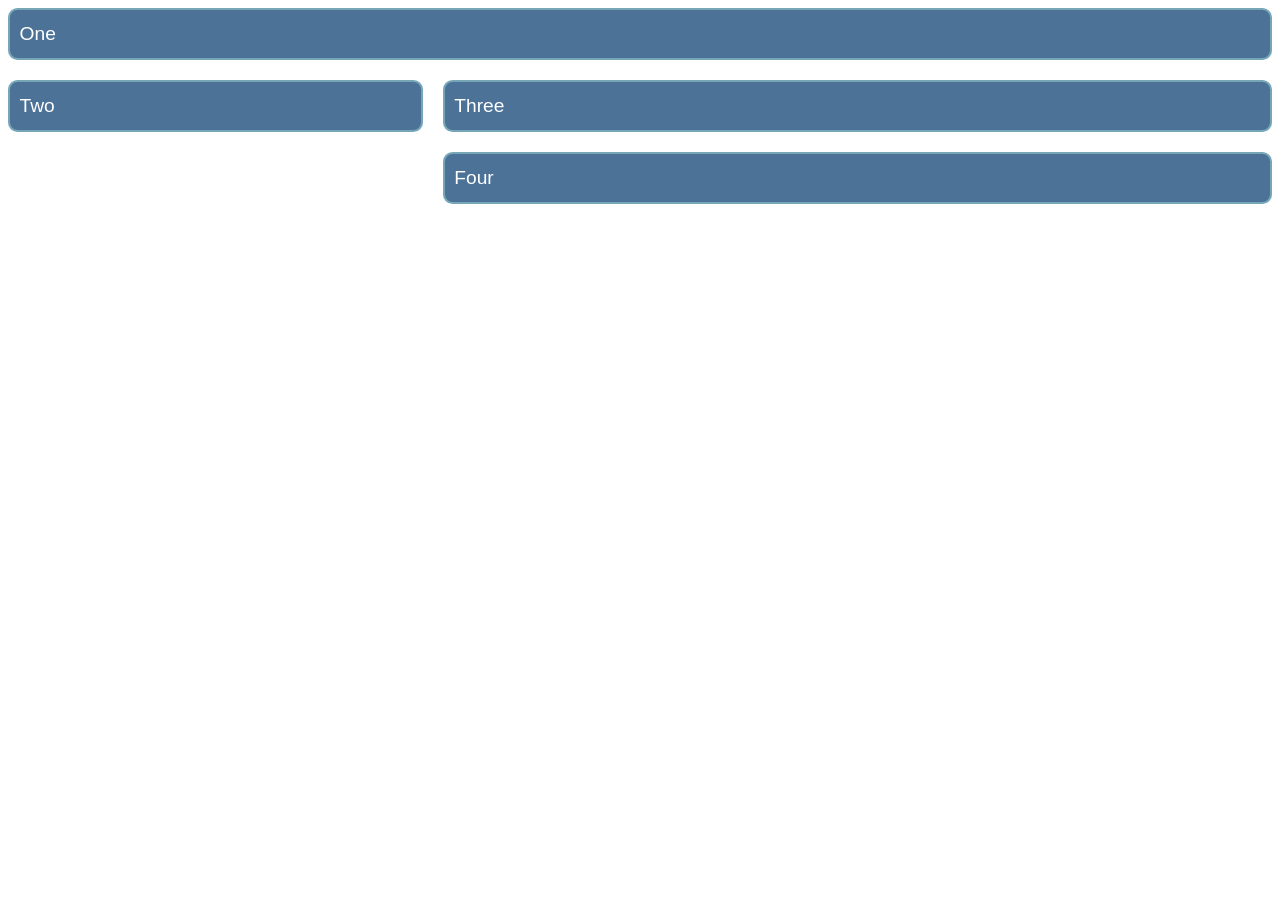
<file: ica/ICA_8/grid/Grid.html>
<!DOCTYPE html>
<html lang="en">
<head>
    <meta charset="UTF-8">
    <meta name="viewport" content="width=device-width, initial-scale=1.0">
    <title>Grid</title>
    <link rel="stylesheet" href="Grid.css">
</head>
<body>
<div class="grid">
  <div class="one">One</div>
  <div class="two">Two</div>
  <div class="three">Three</div>
  <div class="four">Four</div>
</div>
</body>
</html>
</file>
<file: ica/IAC_5/style.css>
/* || General setup */

html, body {
  margin: 0;
  padding: 0;
}

html {
  font-size: 10px;
  background-color: #dde;
}

body {
  width: 98%;
  margin: 0 auto;
}

/* || typography */

h1, h2, h3 {
  font-family: 'Sonsie One', cursive;
  color: #2a2a2a;
}

p, input, li, table, label {
  font-family: 'Open Sans Condensed', sans-serif;
  color: #2a2a2a;
}

.visually-hidden {
  position: absolute;
  width: 1px;
  height: 1px;
  padding: 0;
  margin: -1px;
  overflow: hidden;
  clip: rect(0, 0, 0, 0);
  white-space: nowrap;
  border: 0;
}

header h1 {
  margin: 0 0 10px;
  padding: 18px 0;
  font-size: 4rem;
  text-align: center;
  color: white;
  text-shadow: 2px 2px 10px black;
}

h1 {
  font-size: 3rem;
  text-align: center;
}

h2 {
  font-size: 3rem;
  text-align: left;
}

h3 {
  font-size: 2.2rem;
}

p, li, table {
  font-size: 1.6rem;
  line-height: 1.5;
}

/* || header layout */

nav, article, footer, .secondary {
  background-color: white;
}

header {
  background-color: #dde;
}

article, footer, .secondary {
  padding: 10px 30px;
}

article {
  margin-right: 10px;
}

nav {
  height: 52px;
  display: flex;
  padding: 0 10px;
  margin-bottom: 10px;
}

nav ul {
  padding: 0;
  list-style-type: none;
  flex: 2;
  display: flex;
}

nav li {
  display: inline;
  text-align: center;
  flex: 1;
}

nav a {
  display: inline-block;
  font-size: 1.6rem;
  text-transform: uppercase;
  text-decoration: none;
  color: black;
}

nav .search {
  flex: 1;
  display: flex;
  align-items: center;
  height: 100%;
  padding: 0 2em;
}

.search input {
  font-size: 1.4rem;
  height: 24px;
}

.search input[type="search"] {
  flex: 3;
}

.search input[type="submit"] {
  flex: 1;
  margin-left: 1rem;
  background: #333;
  border: 0;
  color: white;
}

/* || main layout */

main {
  display: flex;
  gap: 10px;
}

article {
  flex: 3;
  margin-right: 0;
}

.secondary {
  flex: 1;
}

footer {
  margin-top: 10px;
}

/* Table styling */

table {
  width: 100%;
  background-color: #dde;
  border-collapse: collapse;
}

th, td {
  padding: 10px;
}

td {
  text-align: center;
}

th[scope="col"] {
  border-bottom: 1px solid black;
}

tbody tr:nth-child(odd) {
  background-color: #def;
}

/* styling content images and audio */

img, audio {
  display: block;
  margin: 0 auto;
}

audio {
  width: 500px;
}

audio transcript, p {
  font-size: 1.6rem;
  line-height: 1.5;
  text-align: center;
}

/* Comments styling */

.comments {
  background-color: #def;
  padding: 10px;
}

.show-hide {
  cursor: pointer;
}

.comments font[size="6"] {
  font-size: 2rem;
}

.comments font[size="6"]:nth-of-type(2) {
  margin-bottom: 0;
}

.comment-form {
  margin-bottom: 3rem;
}

.comment-form .flex-pair {
  display: flex;
  padding: 0 3rem 1rem;
}

.comment-form label {
  align-self: center;
  flex: 2;
  text-align: right;
}

.comment-form input {
  margin-left: 1rem;
  flex: 6;
}

.show-hide {
  text-align: center;
  width: 150px;
}

.comment-form input, .comment-form label, .show-hide {
  font-size: 1.6rem;
  line-height: 32px;
}

.comment-form input[type="submit"], .show-hide {
  background: #333;
  border: 0;
  color: white;
}

.comment-form input[type="submit"] {
  width: 30%;
  display: block;
  margin: 0 auto;
}

.comment-container {
  margin-top: 0;
}

.comment-container li {
  list-style-type: none;
  display: flex;
}

.comment-container li p:nth-child(1) {
  flex: 1;
  font-weight: bold;
}

.comment-container li p:nth-child(2) {
  flex: 5;
}
</file>
<file: ica/ICA_11/ica11.css>
body {
  font: 1.5em;
  margin: auto;
  width: 600px;
  font-family: 'Segoe UI', Tahoma, Geneva, Verdana, sans-serif;
}

fieldset {
  border: 0;
  border-color: #27bda4;
}

fieldset,
legend {
  padding: 0.5;
  margin: 0.5;
}

input[type="text"] {
  margin-top: 6px;
  padding: 6px;
  width: 60%;
  display: block;
}

div,
fieldset {
  margin-top: 18px;
}

p {
  margin-top: 11px;
  background: #27bda4;
  padding: 22px;
  visibility: hidden;
}
</file>
<file: ica/ICA_12/ica12.css>
html {
    box-sizing: border-box;
  }
  
  *,
  *::before,
  *::after {
    box-sizing: inherit;
    margin: 0;
    padding: 0;
  }
  
  body {
    font-family: -apple-system, BlinkMacSystemFont, "Segoe UI", Roboto, Oxygen-Sans, Ubuntu, Cantarell, "Helvetica Neue", sans-serif;
    background-color: #c9bd95;
  }
  
  .app {
    position: absolute;
    top: 50%;
    left: 50%;
    transform: translate(-50%, -50%);
    width: 600px;
    background-color: white;
    border-radius: 5px;
    box-shadow: 0 2px 2px 0 rgba(0,0,0,.14), 0 3px 1px -2px rgba(0,0,0,.2), 0 1px 5px 0 rgba(0,0,0,.12);
  }
  
  header {
    width: 100%;
    font-size: 30px;
    text-align: center;
    padding: 10px;
    border-bottom: 1px solid #ebebeb;
  }
  
  .quotes {
    padding: 20px 50px;
    min-height: 200px;
  }
  
  .quote-text {
    padding-bottom: 20px;
    font-size: 25px;
    color: black;
  }
  
  .controls {
    width: 100%;
    padding: 20px 50px;
  }
  
  .button {
    display: block;
    color: white;
    border-radius: 4px;
    border: none;
    padding: 10px 20px;
    cursor: pointer;
    text-align: center;
    width: 100%;
    font-size: 20px;
    box-shadow: 0 2px 2px 0 rgba(0,0,0,.14), 0 3px 1px -2px rgba(0,0,0,.2), 0 1px 5px 0 rgba(0,0,0,.12);
  }
  
  .twitter {
    background-color: #1da1f2;
    text-decoration: none;
  }
  
  .twitter:hover {
    background-color: #1e7fbb;
  }
  
  .new-quote {
    background-color: #4A2B0F;
    margin-bottom: 15px;
  }
  
  .new-quote:hover {
    background-color: #6d3b0e;
  }
  
  .new-quote:disabled {
    background-color: #cccccc;
    color: #666666;
    cursor: not-allowed;
  }
  
  @media screen and (max-width: 600px) {
    .app {
      width: 100%;
    }
    .quote-text {
      font-size: 18px;
    }
  }
</file>
<file: ica/ICA_13/ica13.css>
html, body {
  margin: 0;
}

html {
  font-family: 'Helvetica Neue', Helvetica, Arial, sans-serif;
  height: 100%;
}

body {
  overflow: hidden;
  height: inherit;
}

h1 {
  font-size: 2rem;
  letter-spacing: -1px;
  position: absolute;
  margin: 0;
  top: -4px;
  right: 5px;

  color: transparent;
  text-shadow: 0 0 4px white;
}
</file>
<file: ica/ICA_6/cssica.css>
body {
    background-color: #fff;
    color: #333;
    font-family: Arial, Helvetica, sans-serif;
    padding: 1em;
    margin: 0;
    }

h1 {
    color: hotpink;
    font-size: 2em;
    font-family: Georgia, "Times New Roman", Times, serif;
    border-bottom: 10px dotted purple;
    }

h2 {
    font-size: 1.5em;
    font-style: italic;
    }

ul{
    background-color: #eeeeee;
    border: solid 5px purple;
    padding-left: 2rem;
    padding-right: 2rem;    
    padding-top: 1rem;
    padding-bottom: 1rem;
}

.job-title {
    color: #999999;
    font-weight: bold;
    }

a:link,
a:visited {
    color: #fb6542;
    }

a:hover {
    text-decoration: none;
    color: green;
    }
</file>
<file: wa/wa4/wa4.CSS>
/* || General setup */

body {
  margin: 0;
}

html {
  font-size: 10px;
  background-color: darkgrey;
}

body {
  width: 70%;
  min-width: 800px;
  margin: 0 auto;
}

/* || typography */

h1,
h2 {
  font-family: "Cinzel Decorative", cursive;
  color: #2a2a2a;
}

p,
li {
  font-family: "Roboto Condensed", sans-serif;
  color: #2a2a2a;
}

h1 {
  font-size: 4rem;
  text-align: center;
  text-shadow: 2px 2px 10px black;
}

h2 {
  font-size: 3rem;
  text-align: center;
}

p,
li {
  font-size: 1.6rem;
  line-height: 1.5;
}

/* || header layout */

header {
  margin-bottom: 10px;
}

main,
header,
nav,
article,
aside,
footer,
section {
  background-color: #00ff0080;
  padding: 1%;
}

h1 {
  text-transform: uppercase;
  display: flex;
  align-items: center;
  justify-content: center;
  gap: 20px;
}

header img {
  height: 60px;
}

nav ul {
  padding: 0;
  list-style-type: none;
  display: flex;
}

nav li {
  text-align: center;
  flex: 1;
}

nav a {
  font-size: 2rem;
  text-transform: uppercase;
  text-decoration: none;
  color: black;
}

nav a:hover,
nav a:focus {
  color: red;
}

/* || main layout */

main {
  display: flex;
  gap: 10px;
}

article {
  flex: 4;
}

aside {
  flex: 1;
}

aside a {
  display: block;
  float: left;
  width: 50%;
}

aside img {
  max-width: 100%;
}

footer {
  margin-top: 10px;
}
</file>
<file: ica/ICA_8/flexbox/Flexbox.css>
body {
  font: 1.2em / 1.5 sans-serif;
}
ul {
  width: 450px;
  list-style: none;
  padding: 0;
  margin: 0;
}

li {
  background-color: #4d7298;
  border: 2px solid #77a6b6;
  border-radius: 0.5em;
  color: white;
  padding: 0.5em;
  margin: 0.5em;
}

ul {
  display: flex;
  flex-wrap: wrap;
}

li {
  flex:auto;
}
</file>
<file: ica/ICA_8/flexbox/flexbox.css>
body {
  font: 1.2em / 1.5 sans-serif;
}
ul {
  width: 450px;
  list-style: none;
  padding: 0;
  margin: 0;
}

li {
  background-color: #4d7298;
  border: 2px solid #77a6b6;
  border-radius: 0.5em;
  color: white;
  padding: 0.5em;
  margin: 0.5em;
}

ul {
  display: flex;
  flex-wrap: wrap;
}

li {
  flex:auto;
}
</file>
<file: ica/ICA_8/grid/Grid.css>
body {
  font: 1.2em / 1.5 sans-serif;
}
.grid > * {
  background-color: #4d7298;
  border: 2px solid #77a6b6;
  border-radius: 0.5em;
  color: white;
  padding: 0.5em;
}

.grid {
  display: grid;
  grid-template-columns: 1fr 2fr;
  grid-template-areas:
    "aa aa"
    "bb cc"
    ". dd";
  gap: 20px;
}

.grid .one{
  grid-area:aa;
}

.grid .two{
  grid-area:bb;
}

.grid .three{
  grid-area:cc;
}

.grid .four{
  grid-area:dd;
}
</file>
